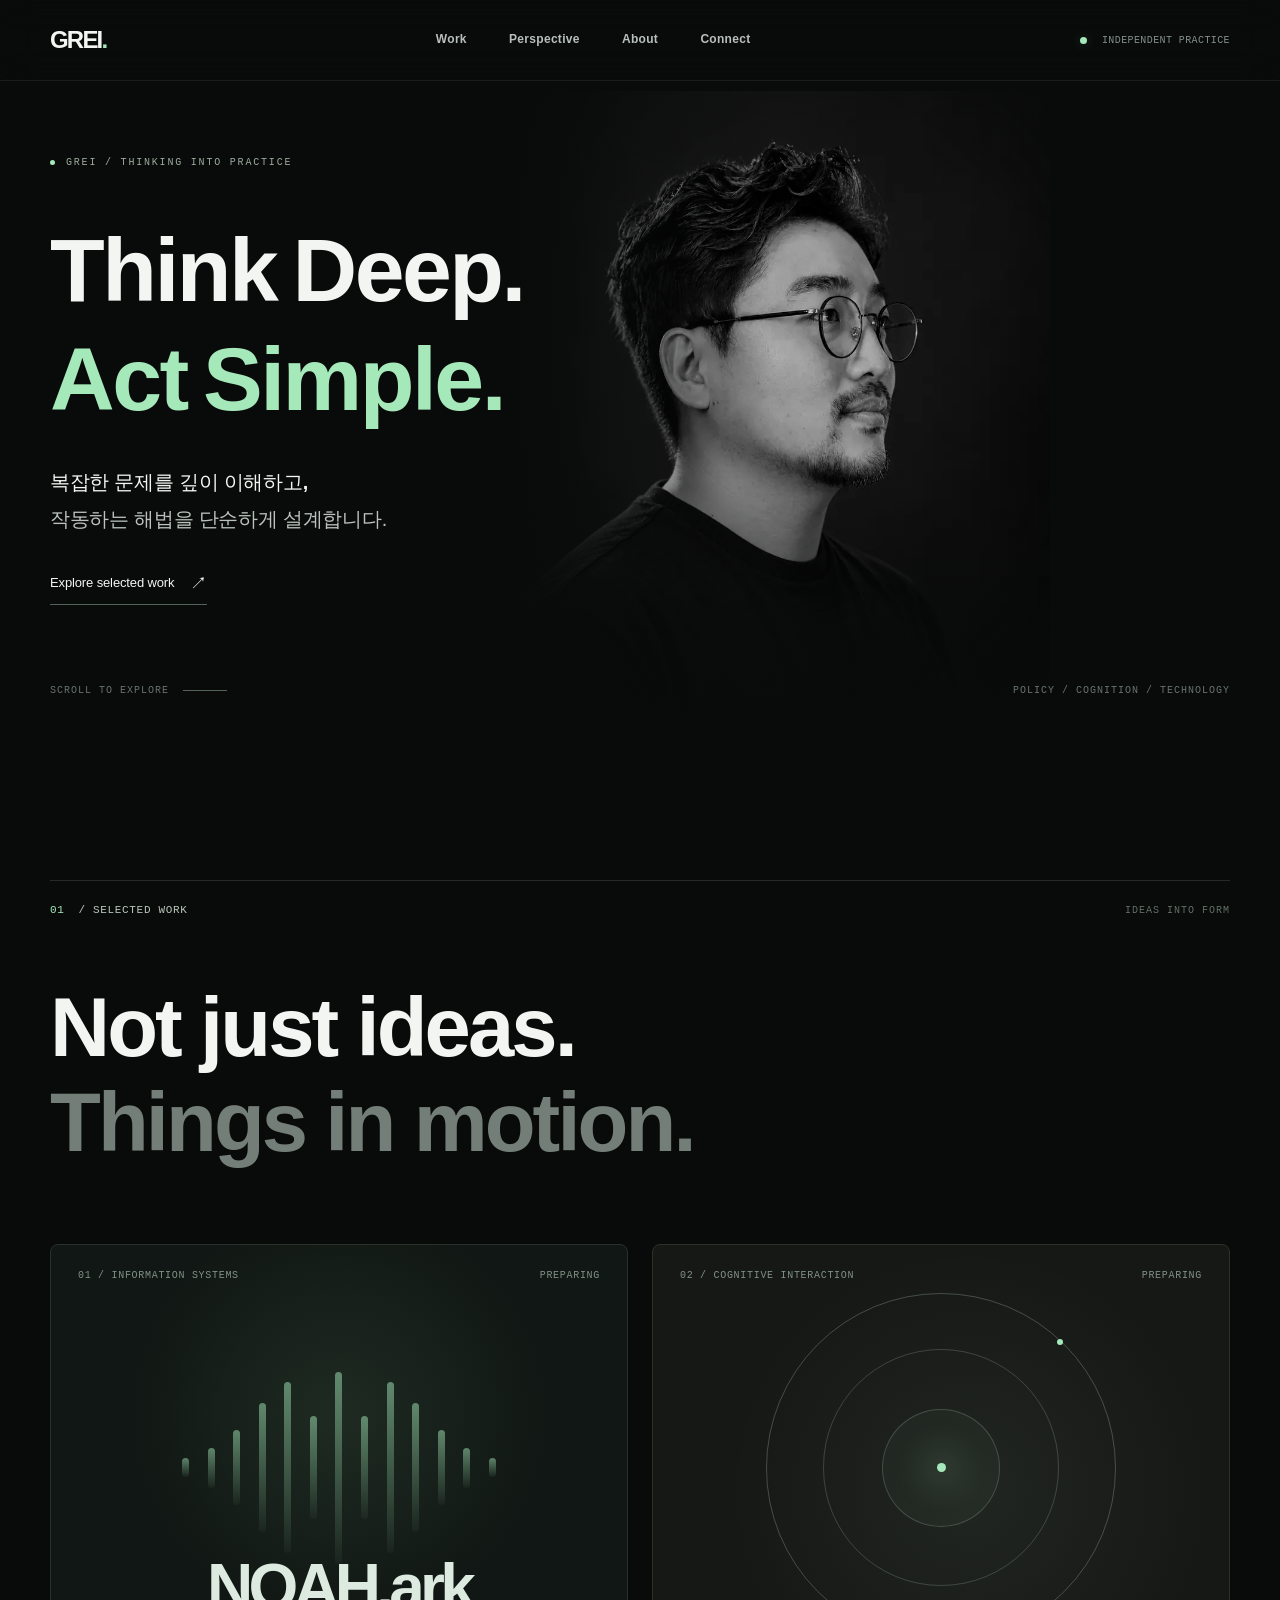
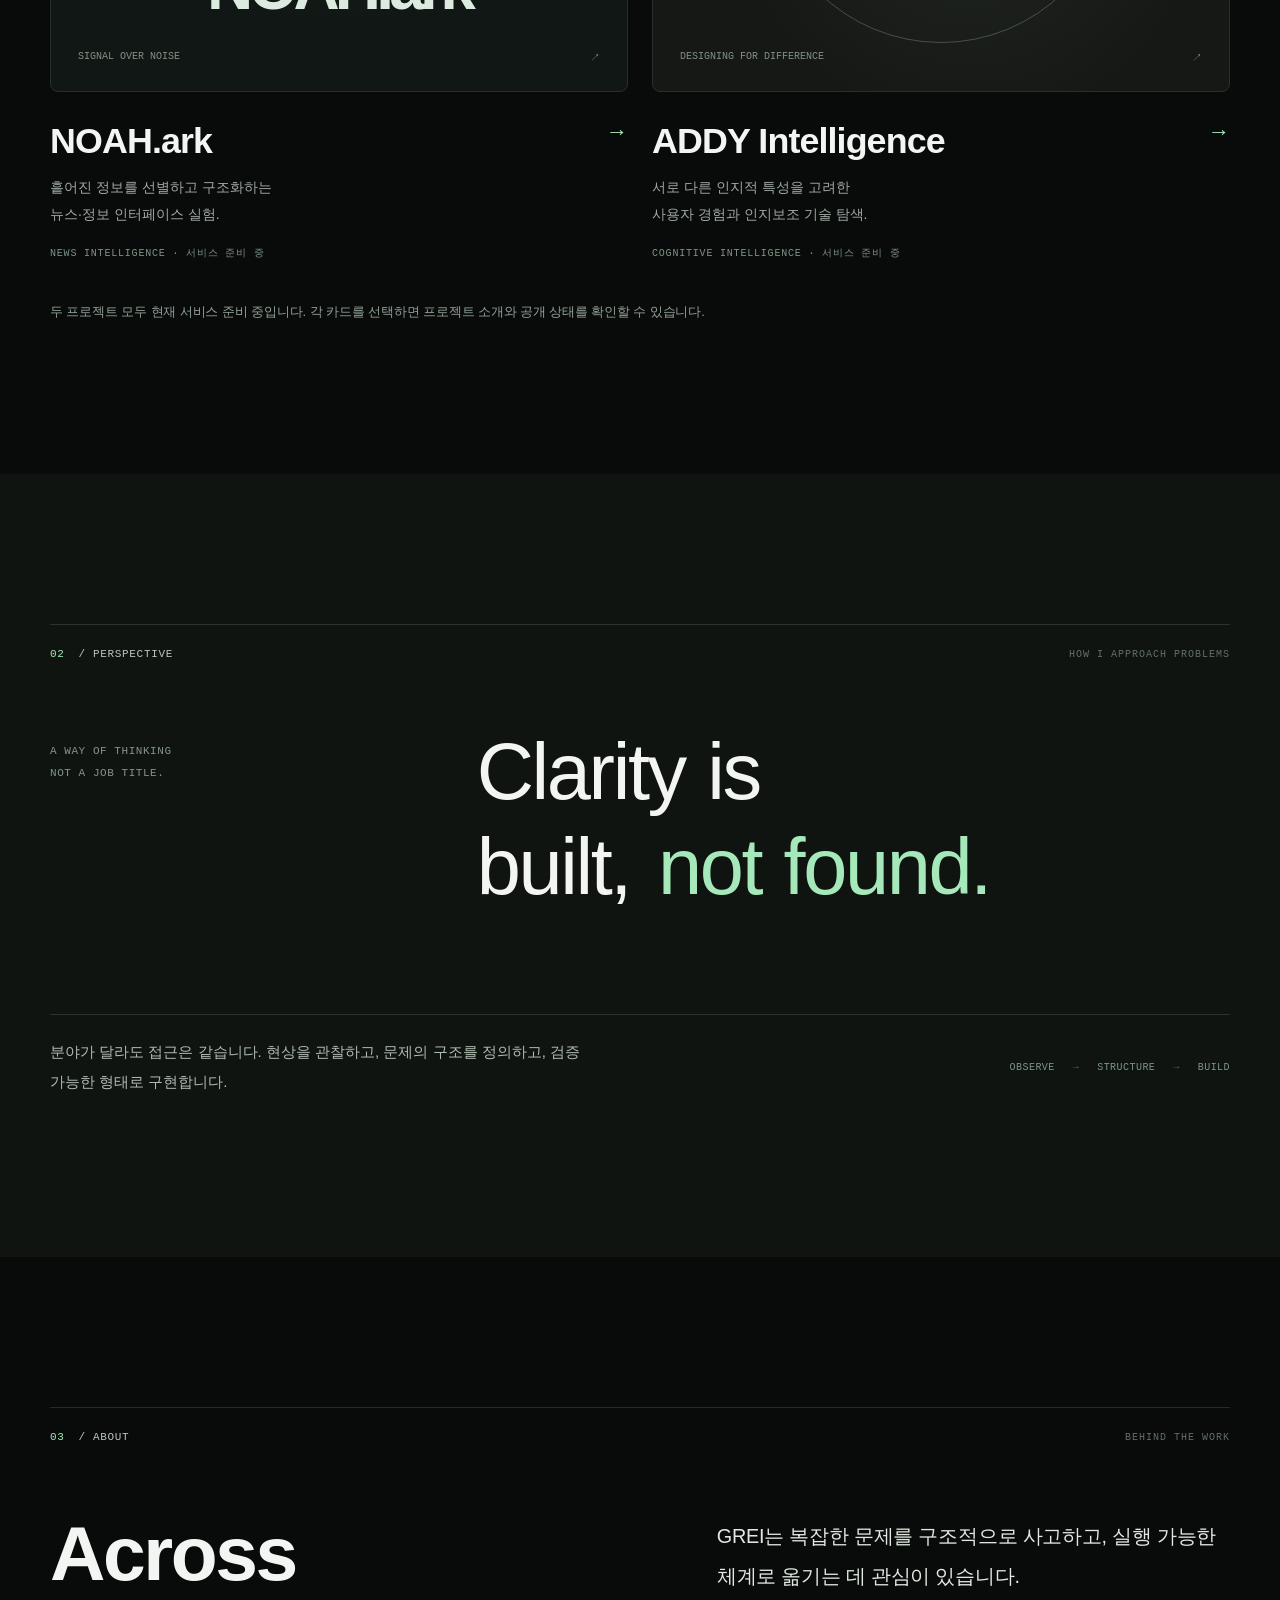
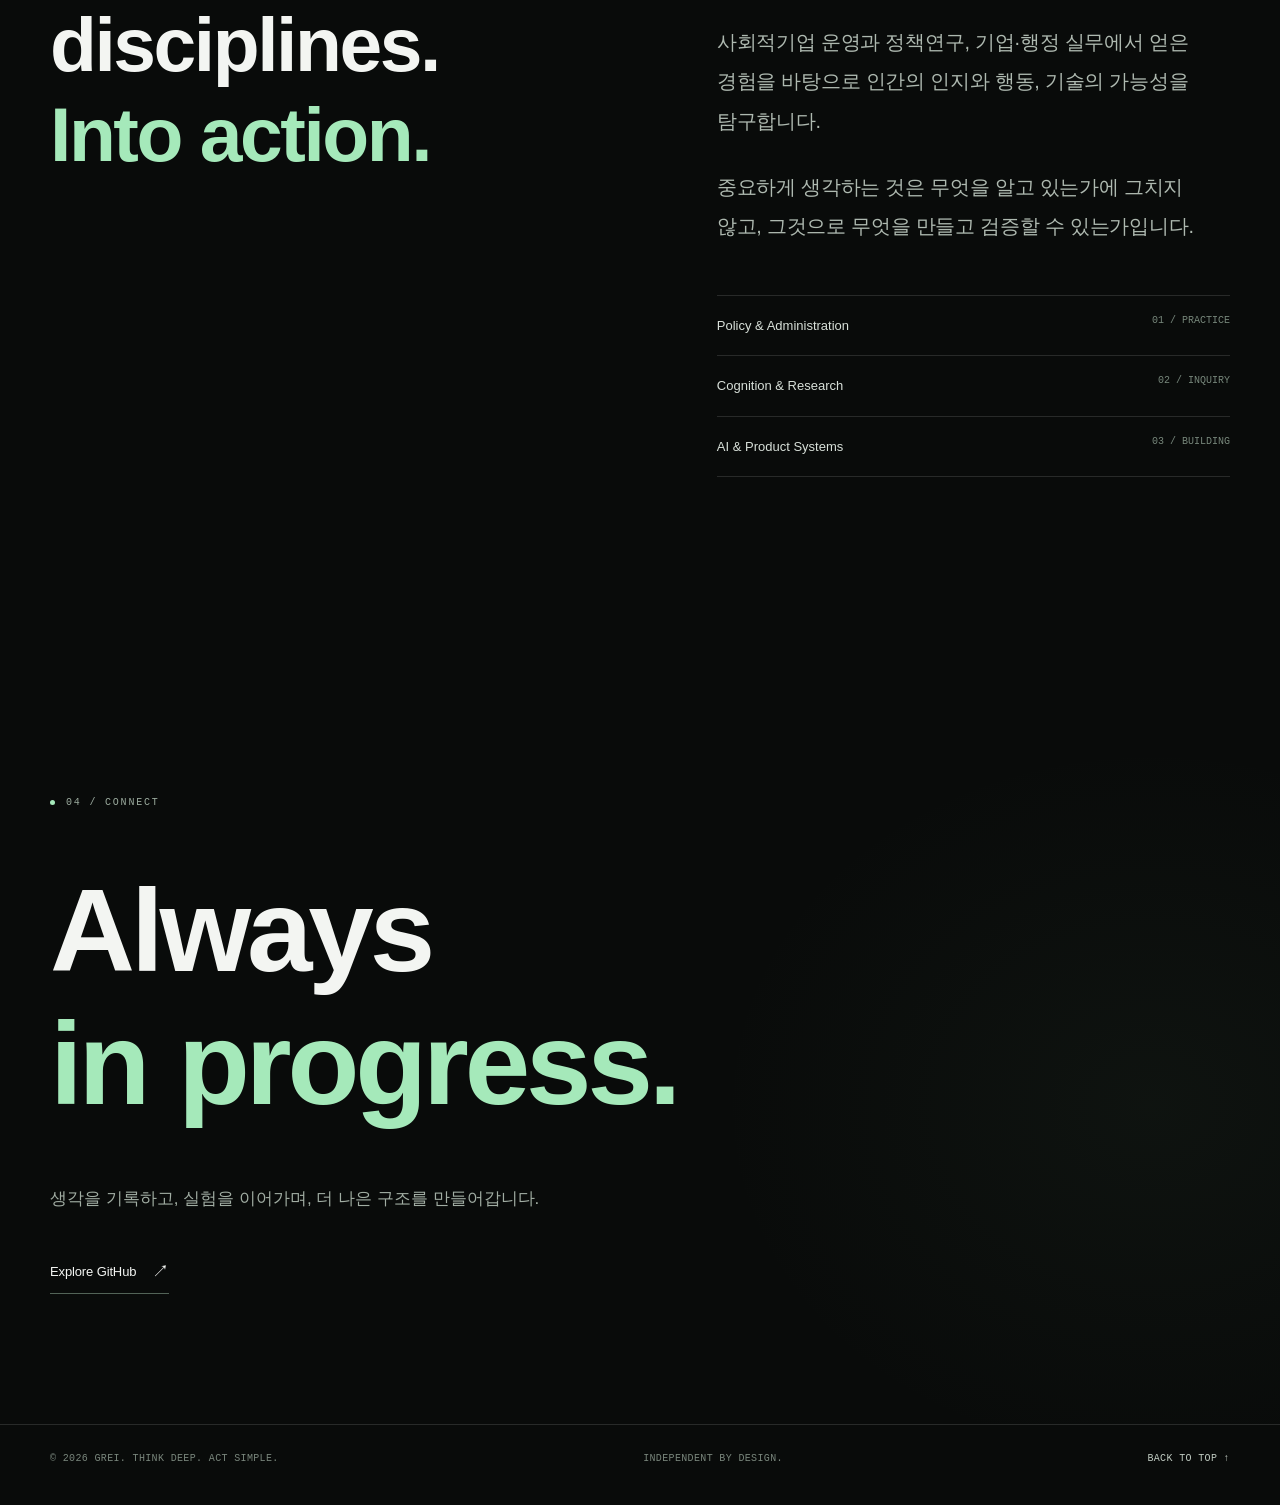
<file: index.html>
<!doctype html>
<html lang="ko">
<head>
  <meta charset="utf-8">
  <meta name="viewport" content="width=device-width, initial-scale=1">
  <meta name="theme-color" content="#090b0a">
  <meta name="description" content="GREI — Think Deep. Act Simple. 정책, 인지, 기술의 접점에서 복잡한 문제를 구조화하고 실행 가능한 형태로 만듭니다.">
  <meta property="og:type" content="website">
  <meta property="og:title" content="GREI — Think Deep. Act Simple.">
  <meta property="og:description" content="Independent thinking. Practical building.">
  <title>GREI — Think Deep. Act Simple.</title>
  <style>
    :root {
      color-scheme: dark;
      --bg: #090b0a;
      --bg-soft: #111513;
      --surface: #141917;
      --ink: #f3f5f2;
      --muted: #969f9b;
      --subtle: #69726d;
      --line: rgba(222,235,224,.14);
      --green: #a5e9ba;
      --green-dim: #6fa885;
      --font: -apple-system, BlinkMacSystemFont, "SF Pro Display", "Segoe UI", "Apple SD Gothic Neo", "Noto Sans KR", sans-serif;
      --mono: ui-monospace, "SFMono-Regular", "Cascadia Code", "Segoe UI Mono", monospace;
      --wide: min(100% - 100px, 1440px);
      --narrow: min(100% - 100px, 1160px);
    }
    *, *::before, *::after { box-sizing: border-box; }
    html { scroll-behavior: smooth; scroll-padding-top: 84px; }
    body { margin: 0; background: var(--bg); color: var(--ink); font: 400 16px/1.65 var(--font); -webkit-font-smoothing: antialiased; overflow-x: hidden; }
    ::selection { background: var(--green); color: #0a120c; }
    a { color: inherit; text-decoration: none; }
    button { font: inherit; }
    a:focus-visible, button:focus-visible { outline: 2px solid var(--green); outline-offset: 5px; }
    .skip { position: absolute; top: -80px; left: 16px; padding: 10px 16px; z-index: 200; background: var(--green); color: #09110b; }
    .skip:focus { top: 12px; }
    .container { width: var(--wide); margin: 0 auto; }
    .container-narrow { width: var(--narrow); margin: 0 auto; }
    .site-header { position: fixed; top: 0; left: 0; right: 0; z-index: 100; background: rgba(9,11,10,.82); border-bottom: 1px solid rgba(238,245,240,.075); backdrop-filter: blur(18px); -webkit-backdrop-filter: blur(18px); }
    .header-inner { min-height: 80px; display: flex; align-items: center; justify-content: space-between; }
    .brand { font-size: 24px; font-weight: 790; line-height: 1; letter-spacing: -.075em; }
    .brand span { color: var(--green); }
    .desktop-nav { display: flex; align-items: center; gap: clamp(24px,3.3vw,52px); }
    .desktop-nav a, .mobile-nav a { color: #b9c0bc; font-size: 12px; font-weight: 570; letter-spacing: .025em; transition: color .2s; }
    .desktop-nav a:hover, .mobile-nav a:hover { color: var(--ink); }
    .nav-right { display: flex; align-items: center; gap: 15px; }
    .nav-indicator { width: 7px; height: 7px; border-radius: 50%; background: var(--green); box-shadow: 0 0 12px rgba(165,233,186,.25); }
    .nav-caption { color: #85918a; font: 10px var(--mono); letter-spacing: .04em; }
    .menu-button { display: none; width: 38px; height: 38px; background: transparent; color: var(--ink); border: 1px solid var(--line); border-radius: 50%; cursor: pointer; justify-content: center; align-items: center; }
    .mobile-nav { display: none; }
    .hero { min-height: min(980px, 100svh); display: flex; align-items: center; position: relative; padding: 160px 0 100px; isolation: isolate; }
    .hero::before { content: ""; position: absolute; inset: 0; z-index: -1; pointer-events: none; background: radial-gradient(ellipse 48% 34% at 82% 53%, rgba(66,98,76,.095), transparent 72%); }
    .hero-inner { width: var(--wide); position: relative; }
    .eyebrow { display: inline-flex; align-items: center; gap: 11px; color: #9cac9f; font: 500 10px/1.5 var(--mono); letter-spacing: .18em; text-transform: uppercase; }
    .eyebrow .dot { width: 5px; height: 5px; border-radius: 50%; background: var(--green); }
    .hero-title { margin: 54px 0 42px; font-weight: 660; font-size: clamp(76px, 10.7vw, 174px); line-height: 1.12; letter-spacing: -.045em; }
    .hero-title .line { display: flex; align-items: baseline; gap: .16em; white-space: nowrap; }
    .hero-title .line + .line { margin-top: .08em; }
    .hero-title .accent { color: var(--green); }
    .hero-lower { display: flex; align-items: end; justify-content: space-between; max-width: 1050px; gap: 50px; }
    .hero-description { margin: 0; font-size: clamp(17px, 1.65vw, 24px); color: #bac2bd; font-weight: 370; letter-spacing: -.045em; line-height: 1.85; word-break: keep-all; }
    .hero-description strong { color: var(--ink); font-weight: 550; }
    .text-link { display: inline-flex; gap: 16px; align-items: center; font-size: 13px; color: var(--ink); letter-spacing: -.01em; white-space: nowrap; padding-bottom: 10px; border-bottom: 1px solid #526357; transition: border-color .2s, color .2s; }
    .text-link:hover { border-color: var(--green); color: var(--green); }
    .text-link .arrow { font-size: 17px; line-height: 1; }
    .hero-bottom { position: absolute; bottom: 34px; left: 0; right: 0; display: flex; justify-content: space-between; align-items: center; color: #68746d; font: 10px var(--mono); letter-spacing: .1em; }
    .hero-scroll { display: flex; align-items: center; gap: 14px; }
    .hero-scroll::after { content: ""; width: 44px; height: 1px; background: #536358; }
    .section { padding: 150px 0; }
    .section-header { display: flex; justify-content: space-between; align-items: center; border-top: 1px solid var(--line); padding-top: 23px; margin-bottom: 65px; }
    .section-index { display: flex; gap: 14px; align-items: center; color: var(--green); font: 11px var(--mono); letter-spacing: .06em; }
    .section-index b { color: #b9c7bb; font-weight: 450; }
    .section-aside { font: 10px var(--mono); color: #627067; letter-spacing: .1em; }
    .section-heading { margin: 0 0 73px; font-weight: 560; font-size: clamp(48px, 6.5vw, 104px); letter-spacing: -.077em; line-height: 1.07; }
    .section-heading .soft { color: #747e78; }
    .work-grid { display: grid; grid-template-columns: 1fr 1fr; gap: 24px; }
    .project { min-width: 0; }
    .project-visual { position: relative; height: clamp(320px, 35vw, 510px); overflow: hidden; background: #111714; border: 1px solid #273129; border-radius: 8px; isolation: isolate; display: flex; justify-content: center; align-items: center; transition: border-color .25s, transform .3s; }
    a.project:hover .project-visual { border-color: #506c58; transform: translateY(-4px); }
    .project-visual::before { content: ""; position: absolute; inset: 0; z-index: -1; background: radial-gradient(circle at 50% 38%, rgba(117,174,129,.13), transparent 53%); }
    .project-visual--addy { background: #151815; border-color: #2c302a; }
    .project-visual--addy::before { background: radial-gradient(circle at 55% 55%, rgba(193,213,185,.075), transparent 60%); }
    .visual-top { position: absolute; left: 27px; top: 25px; right: 27px; display: flex; justify-content: space-between; color: #819185; font: 10px var(--mono); letter-spacing: .07em; }
    .visual-bottom { position: absolute; bottom: 26px; left: 27px; right: 27px; display: flex; justify-content: space-between; color: #819185; font: 10px var(--mono); }
    .signal-art { height: 43%; width: 74%; display: flex; align-items: center; justify-content: center; gap: clamp(9px, 1.45vw, 21px); overflow: hidden; }
    .signal-art span { display: block; flex: 1; max-width: 7px; background: linear-gradient(180deg, rgba(161,228,181,.65), rgba(161,228,181,.045)); border-radius: 9px; opacity: .8; }
    .signal-art span:nth-child(1), .signal-art span:nth-child(13) { height: 10%; }
    .signal-art span:nth-child(2), .signal-art span:nth-child(12) { height: 21%; }
    .signal-art span:nth-child(3), .signal-art span:nth-child(11) { height: 39%; }
    .signal-art span:nth-child(4), .signal-art span:nth-child(10) { height: 67%; }
    .signal-art span:nth-child(5), .signal-art span:nth-child(9) { height: 89%; }
    .signal-art span:nth-child(6), .signal-art span:nth-child(8) { height: 54%; }
    .signal-art span:nth-child(7) { height: 100%; }
    .signal-wordmark { position: absolute; bottom: 16%; font-size: clamp(38px, 5vw, 78px); font-weight: 560; letter-spacing: -.075em; color: #dceae0; line-height: 1; }
    .orbit-art { width: min(65%, 350px); aspect-ratio: 1; border: 1px solid rgba(185,208,189,.28); border-radius: 50%; position: relative; display: grid; place-items: center; }
    .orbit-art::before, .orbit-art::after { content: ""; position: absolute; border-radius: 50%; border: 1px solid rgba(185,208,189,.22); }
    .orbit-art::before { inset: 16%; }
    .orbit-art::after { inset: 33%; background: rgba(165,233,186,.035); }
    .orbit-art .orbit-center { width: 9px; height: 9px; border-radius: 50%; background: var(--green); box-shadow: 0 0 35px 9px rgba(151,217,173,.26); }
    .orbit-art .orbit-point { position: absolute; width: 6px; height: 6px; background: #a5e9ba; border-radius: 50%; top: 13%; right: 15%; }
    .project-details { display: flex; justify-content: space-between; gap: 20px; padding: 27px 0 0; align-items: start; }
    .project-title { font-size: clamp(25px, 2.8vw, 39px); font-weight: 590; letter-spacing: -.055em; line-height: 1.18; margin: 0 0 11px; }
    .project-description { color: #9fa9a2; font-size: 14px; line-height: 1.9; margin: 0; word-break: keep-all; }
    .project-tag { display: block; margin-top: 18px; color: #7f9485; font: 10px var(--mono); letter-spacing: .08em; }
    .project-arrow { color: var(--green); font-size: 22px; flex: 0 0 auto; line-height: 1.2; }
    .perspective { background: #101411; padding: 150px 0 160px; }
    .perspective-body { display: grid; grid-template-columns: 1fr 2fr; align-items: start; gap: 50px; }
    .perspective-caption { font: 11px/2 var(--mono); color: #819687; letter-spacing: .05em; padding-top: 15px; }
    .perspective-quote { margin: 0; font-size: clamp(43px, 6.2vw, 100px); font-weight: 535; letter-spacing: -.078em; line-height: 1.14; }
    .perspective-quote em { color: var(--green); font-style: normal; }
    .perspective-bottom { display: flex; align-items: center; justify-content: space-between; margin-top: 100px; border-top: 1px solid var(--line); padding-top: 22px; gap: 20px; }
    .perspective-bottom p { max-width: 560px; margin: 0; color: #aebbb0; font-size: 15px; line-height: 2; word-break: keep-all; }
    .steps { display: flex; gap: 18px; align-items: center; color: #7b9782; font: 10px var(--mono); letter-spacing: .045em; white-space: nowrap; }
    .steps i { color: #53675a; font-style: normal; }
    .about-layout { display: grid; grid-template-columns: 1fr 1fr; gap: clamp(60px, 12vw, 220px); }
    .about-headline { margin: 0; font-size: clamp(48px, 6vw, 90px); font-weight: 580; line-height: 1.14; letter-spacing: -.077em; }
    .about-headline span { color: var(--green); }
    .about-copy { padding-top: 9px; }
    .about-copy p { margin: 0 0 26px; color: #aeb9b0; font-size: clamp(16px, 1.55vw, 20px); font-weight: 350; line-height: 2; letter-spacing: -.035em; word-break: keep-all; }
    .about-copy p strong { font-weight: 510; color: #e1e8e1; }
    .expertise { margin-top: 48px; border-top: 1px solid var(--line); }
    .expertise-row { padding: 19px 0; border-bottom: 1px solid var(--line); display: flex; justify-content: space-between; gap: 20px; font-size: 13px; }
    .expertise-row span:first-child { color: #d8e0d9; }
    .expertise-row span:last-child { color: #77877b; font: 10px var(--mono); white-space: nowrap; }
    .contact { min-height: 670px; display: flex; align-items: center; padding: 160px 0 130px; position: relative; background: radial-gradient(ellipse 45% 60% at 90% 60%, rgba(92,132,98,.065), transparent 75%); }
    .contact h2 { margin: 50px 0 53px; font-size: clamp(62px, 9.2vw, 147px); font-weight: 550; letter-spacing: -.09em; line-height: 1.035; }
    .contact h2 span { color: var(--green); }
    .contact-description { margin: 0 0 43px; font-size: 17px; line-height: 1.9; color: #a1ada3; word-break: keep-all; }
    .footer { border-top: 1px solid var(--line); padding: 28px 0 38px; }
    .footer-inner { display: flex; justify-content: space-between; align-items: center; gap: 20px; color: #79867c; font: 10px var(--mono); letter-spacing: .035em; }
    .footer-inner a { color: #c1ccc3; }
    .footer-inner a:hover { color: var(--green); }
    .html-js .reveal { opacity: 0; transform: translateY(22px); transition: opacity .8s ease, transform .8s cubic-bezier(.2,.7,.3,1); }
    .html-js .reveal.is-visible { opacity: 1; transform: translateY(0); }
    @media (max-width: 1000px) {
      :root { --wide: min(100% - 64px, 1440px); --narrow: min(100% - 64px, 1160px); }
      .hero { min-height: 760px; }
      .hero-title { font-size: clamp(75px, 12vw, 126px); }
      .perspective-body { grid-template-columns: 1fr; gap: 28px; }
      .perspective-quote { max-width: 800px; }
      .about-layout { gap: 55px; }
    }
    @media (max-width: 700px) {
      :root { --wide: min(100% - 42px, 1440px); --narrow: min(100% - 42px, 1160px); }
      html { scroll-padding-top: 70px; }
      .header-inner { min-height: 68px; }
      .brand { font-size: 22px; }
      .desktop-nav, .nav-caption, .nav-indicator { display: none; }
      .menu-button { display: flex; }
      .mobile-nav { display: none; padding: 12px 21px 28px; border-top: 1px solid var(--line); background: #0d100e; flex-direction: column; gap: 0; }
      .mobile-nav.is-open { display: flex; }
      .mobile-nav a { padding: 13px 0; font-size: 15px; }
      .hero { min-height: min(810px, 100svh); padding: 128px 0 105px; align-items: center; }
      .eyebrow { font-size: 9px; letter-spacing: .08em; }
      .hero-title { margin: 37px 0 35px; font-size: clamp(48px, 11.8vw, 82px); line-height: 1.14; letter-spacing: -.035em; }
      .hero-lower { display: block; }
      .hero-description { font-size: 16px; line-height: 1.9; }
      .hero-lower .text-link { margin-top: 40px; }
      .hero-bottom { bottom: 30px; }
      .hero-bottom > span:last-child { display: none; }
      .section { padding: 100px 0; }
      .section-header { margin-bottom: 49px; }
      .section-heading { margin-bottom: 48px; font-size: clamp(45px, 9.5vw, 76px); }
      .work-grid { grid-template-columns: 1fr; gap: 64px; }
      .project-visual { height: 390px; }
      .project-title { font-size: 31px; }
      .signal-wordmark { font-size: 54px; }
      .perspective { padding: 105px 0 115px; }
      .perspective-quote { font-size: clamp(44px, 10vw, 74px); }
      .perspective-bottom { align-items: start; flex-direction: column; margin-top: 70px; gap: 30px; }
      .steps { flex-wrap: wrap; }
      .about-layout { grid-template-columns: 1fr; gap: 45px; }
      .about-headline { font-size: clamp(52px, 11vw, 80px); }
      .about-copy p { font-size: 17px; }
      .contact { min-height: 620px; padding: 120px 0; }
      .contact h2 { font-size: clamp(57px, 11vw, 95px); }
    }
    @media (max-width: 385px) {
      .hero-title { font-size: clamp(42px, 12.4vw, 48px); }
      .project-visual { height: 320px; }
      .footer-inner { flex-direction: column; align-items: start; }
      .section-aside { display: none; }
    }
    @media (prefers-reduced-motion: reduce) {
      *, *::before, *::after { animation-duration: .01ms !important; transition-duration: .01ms !important; scroll-behavior: auto !important; }
      .html-js .reveal { opacity: 1; transform: none; }
    }
  
    /* GREI RESPONSIVE TYPE SYSTEM v0.2 */
    /* Type should remain generously spaced, never imitate compressed terminal glyphs. */
    .hero-inner { width: var(--wide); max-width: 100%; }
    .hero-title { letter-spacing: -.035em; line-height: 1.13; }
    .hero-title .line { column-gap: .19em; }
    .hero-title .line + .line { margin-top: .08em; }
    .section-heading { letter-spacing: -.035em; line-height: 1.14; text-wrap: balance; }
    .project-title { letter-spacing: -.025em; line-height: 1.25; }
    .perspective-quote { letter-spacing: -.03em; line-height: 1.19; word-spacing: .035em; }
    .perspective-quote em { margin-left: .07em; }
    .about-headline { letter-spacing: -.032em; line-height: 1.18; }
    .contact h2 { letter-spacing: -.035em; line-height: 1.13; word-spacing: .025em; }
    .hero-description, .about-copy p { letter-spacing: -.012em; }
    .section-heading, .perspective-quote, .about-headline, .contact h2, .project-title { overflow-wrap: break-word; }
    @media (min-width: 701px) and (max-width: 1000px) {
      :root { --wide: min(100% - 64px, 1440px); }
      .hero-title { font-size: clamp(73px, 10.4vw, 120px); }
      .about-headline { font-size: clamp(48px, 5.8vw, 80px); }
      .contact h2 { font-size: clamp(67px, 8vw, 112px); }
    }
    @media (max-width: 700px) {
      :root { --wide: min(100% - 42px, 1440px); }
      .hero-title { font-size: clamp(43px, 11.7vw, 78px); line-height: 1.16; letter-spacing: -.019em; }
      .hero-title .line { column-gap: .19em; }
      .hero-title .line + .line { margin-top: .075em; }
      .section-heading { font-size: clamp(40px, 9.5vw, 70px); line-height: 1.18; letter-spacing: -.018em; }
      .perspective-quote { font-size: clamp(36px, 11.2vw, 73px); line-height: 1.23; letter-spacing: -.015em; }
      .perspective-quote em { margin-left: .08em; }
      .about-headline { font-size: clamp(43px, 10.8vw, 73px); line-height: 1.2; letter-spacing: -.014em; }
      .contact h2 { font-size: clamp(43px, 11.5vw, 80px); line-height: 1.17; letter-spacing: -.015em; }
      .project-title { font-size: clamp(25px, 7vw, 34px); letter-spacing: -.012em; }
      .about-copy p { letter-spacing: 0; }
      .footer-inner { flex-direction: column; align-items: flex-start; gap: 10px; }
      .footer { padding-bottom: max(38px, env(safe-area-inset-bottom, 0px)); }
      .project-tag { line-height: 1.7; white-space: normal; }
    }
    @media (max-width: 360px) {
      :root { --wide: min(100% - 40px, 1440px); }
      .hero-title { font-size: clamp(39px, 12.3vw, 44px); }
      .about-headline { font-size: clamp(40px, 12vw, 43px); }
      .contact h2 { font-size: clamp(39px, 12.5vw, 45px); }
      .perspective-quote { font-size: clamp(34px, 11.2vw, 40px); }
    }
      .work-status-note { margin: 40px 0 0; color: #91a195; font-size: 13px; letter-spacing: -.01em; line-height: 1.9; word-break: keep-all; }
  
    /* GREI HERO PORTRAIT v0.3 */
    .hero {
      min-height: clamp(720px, 68vw, 940px);
      padding: 140px 0 118px;
      overflow: hidden;
      position: relative;
      background: var(--bg);
      isolation: isolate;
    }
    .hero::before { display: none; }
    .hero-inner { width: var(--wide); z-index: 2; position: relative; pointer-events: none; }
    .hero-copy { width: 60%; min-width: 0; pointer-events: auto; }
    .hero-title {
      font-size: clamp(73px, 7.65vw, 121px);
      line-height: 1.13;
      letter-spacing: -.028em;
      margin: 47px 0 34px;
    }
    .hero-title .line { gap: .18em; }
    .hero-lower { display: flex; flex-direction: column; align-items: flex-start; gap: 35px; }
    .hero-description { font-size: clamp(17px, 1.55vw, 22px); letter-spacing: -.013em; }
    .hero-portrait {
      position: absolute;
      z-index: 1;
      top: 0;
      right: 0;
      bottom: 0;
      width: 56%;
      overflow: hidden;
      pointer-events: none;
    }
    .hero-portrait img {
      display: block;
      width: 100%;
      height: 100%;
      object-fit: cover;
      object-position: 50% 34%;
      filter: grayscale(100%);
    }
    .hero-portrait::after {
      content: "";
      position: absolute;
      inset: 0;
      pointer-events: none;
      background: linear-gradient(90deg, var(--bg) 0%, rgba(9,11,10,.72) 15%, transparent 40%),
                  linear-gradient(0deg, var(--bg) 0%, transparent 25%, transparent 85%, rgba(9,11,10,.1) 100%);
    }
    .hero-bottom { z-index: 3; }
    @media (min-width: 701px) and (max-width: 1150px) {
      .hero { min-height: 750px; }
      .hero-copy { width: 64%; }
      .hero-title { font-size: clamp(62px, 7.3vw, 85px); }
      .hero-portrait { width: 53%; }
    }
    @media (max-width: 700px) {
      .hero { display: block; min-height: 0; padding: 118px 0 42px; }
      .hero-inner { width: var(--wide); }
      .hero-copy { width: 100%; }
      .hero-title { font-size: clamp(43px, 11.7vw, 78px); line-height: 1.16; letter-spacing: -.019em; margin: 40px 0 31px; }
      .hero-title .line { gap: .19em; }
      .hero-lower { gap: 33px; }
      .hero-description { font-size: 16px; line-height: 1.85; }
      .hero-portrait { position: relative; width: 100%; height: clamp(320px, 96vw, 520px); margin-top: 19px; }
      .hero-portrait img { width: 100%; height: 100%; object-fit: cover; object-position: 50% 28%; }
      .hero-portrait::after {
        background: linear-gradient(0deg, var(--bg) 0%, rgba(9,11,10,.3) 22%, transparent 55%),
                    linear-gradient(90deg, var(--bg) 0%, transparent 17%, transparent 83%, var(--bg) 100%);
      }
      .hero-bottom { position: relative; left: auto; right: auto; bottom: auto; margin-top: -11px; z-index: 3; }
    }
    @media (max-width: 360px) {
      .hero-title { font-size: clamp(39px, 12.3vw, 44px); }
      .hero-portrait { height: 320px; }
    }

  
    /* GREI HERO PHOTO: close editorial composition v0.6 */
    .hero { background: var(--bg); }
    .hero-portrait { isolation: isolate; }
    .hero-portrait img {
      filter: grayscale(100%) contrast(1.035) brightness(.88);
      -webkit-mask-image: radial-gradient(ellipse 85% 87% at 55% 45%, #000 37%, rgba(0,0,0,.96) 58%, transparent 99%);
      mask-image: radial-gradient(ellipse 85% 87% at 55% 45%, #000 37%, rgba(0,0,0,.96) 58%, transparent 99%);
    }
    .hero-portrait::after {
      z-index: 2;
      background:
        linear-gradient(90deg, var(--bg) 0%, rgba(9,11,10,.9) 7%, rgba(9,11,10,.45) 24%, transparent 48%),
        linear-gradient(0deg, var(--bg) 0%, rgba(9,11,10,.72) 13%, transparent 39%),
        linear-gradient(180deg, rgba(9,11,10,.30) 0%, transparent 19%);
    }
    @media (min-width: 1151px) {
      .hero { min-height: 730px; }
      /* Editorial composition: the portrait shoulder visually approaches the headline. */
      .hero-portrait {
        width: min(42vw, 560px);
        top: 91px;
        right: max(18%, calc((100vw - 1440px)/2 + 200px));
        bottom: 0;
      }
      .hero-copy { width: 65%; }
      .hero-title { font-size: clamp(70px, 7vw, 110px); }
      .hero-portrait img { object-position: 50% 28%; }
    }
    @media (min-width: 701px) and (max-width: 1150px) {
      .hero-portrait { width: 46%; top: 115px; right: 8%; bottom: 0; }
      .hero-portrait img { object-position: 50% 25%; }
      .hero-copy { width: 64%; }
      .hero-title { font-size: clamp(57px, 7.4vw, 80px); }
    }
    @media (max-width: 700px) {
      .hero { padding-top: 112px; }
      .hero-portrait {
        position: relative;
        width: min(83%, 360px);
        height: clamp(275px, 83vw, 425px);
        margin: 27px auto 0;
        top: auto;
        right: auto;
        bottom: auto;
      }
      .hero-portrait img {
        object-position: 50% 23%;
        filter: grayscale(100%) contrast(1.03) brightness(.9);
        -webkit-mask-image: radial-gradient(ellipse 83% 81% at 50% 40%, #000 38%, rgba(0,0,0,.94) 62%, transparent 100%);
        mask-image: radial-gradient(ellipse 83% 81% at 50% 40%, #000 38%, rgba(0,0,0,.94) 62%, transparent 100%);
      }
      .hero-portrait::after {
        background:
          linear-gradient(0deg, var(--bg) 0%, rgba(9,11,10,.54) 16%, transparent 45%),
          linear-gradient(90deg, var(--bg) 0%, transparent 17%, transparent 83%, var(--bg) 100%);
      }
    }
  </style>
</head>
<body>
  <a class="skip" href="#main">본문 바로가기</a>
  <header class="site-header">
    <div class="container header-inner">
      <a href="#top" class="brand" aria-label="GREI 홈">GREI<span>.</span></a>
      <nav class="desktop-nav" aria-label="주 메뉴">
        <a href="#work">Work</a><a href="#perspective">Perspective</a><a href="#about">About</a><a href="#contact">Connect</a>
      </nav>
      <div class="nav-right"><span class="nav-indicator" aria-hidden="true"></span><span class="nav-caption">INDEPENDENT PRACTICE</span><button class="menu-button" id="menu-button" aria-label="메뉴 열기" aria-expanded="false" aria-controls="mobile-nav"><svg width="18" height="18" viewBox="0 0 18 18" fill="none" aria-hidden="true"><path d="M2 6h14M2 12h14" stroke="currentColor" stroke-width="1.5"/></svg></button></div>
    </div>
    <nav class="mobile-nav" id="mobile-nav" aria-label="모바일 메뉴"><a href="#work">Work</a><a href="#perspective">Perspective</a><a href="#about">About</a><a href="#contact">Connect</a></nav>
  </header>
  <main id="main">

    <section class="hero" id="top" aria-labelledby="hero-heading">
      <div class="container hero-inner">
        <div class="hero-copy">
          <div class="eyebrow"><span class="dot"></span> GREI / THINKING INTO PRACTICE</div>
          <h1 class="hero-title" id="hero-heading"><span class="line"><span>Think</span> <span>Deep.</span></span><span class="line accent"><span>Act</span> <span>Simple.</span></span></h1>
          <div class="hero-lower">
            <p class="hero-description"><strong>복잡한 문제를 깊이 이해하고,</strong><br>작동하는 해법을 단순하게 설계합니다.</p>
            <a href="#work" class="text-link">Explore selected work <span class="arrow" aria-hidden="true">↗</span></a>
          </div>
        </div>
      </div>
      <div class="hero-portrait">
        <img src="assets/grei-portrait-900.svg" width="420" height="560" alt="GREI 흑백 프로필 사진" fetchpriority="high" decoding="async">
      </div>
      <div class="container hero-bottom" aria-hidden="true"><span class="hero-scroll">SCROLL TO EXPLORE</span><span>POLICY / COGNITION / TECHNOLOGY</span></div>
    </section>

    <section class="section" id="work" aria-labelledby="work-heading">
      <div class="container">
        <div class="section-header reveal"><div class="section-index"><span>01</span><b>/ SELECTED WORK</b></div><div class="section-aside">IDEAS INTO FORM</div></div>
        <h2 class="section-heading reveal" id="work-heading">Not just ideas.<br><span class="soft">Things in motion.</span></h2>
        <div class="work-grid">
          <a class="project reveal" href="projects/noah.html" aria-label="NOAH.ark 서비스 준비 중 프로젝트 소개 보기">
            <div class="project-visual">
              <div class="visual-top"><span>01 / INFORMATION SYSTEMS</span><span>PREPARING</span></div>
              <div class="signal-art" aria-hidden="true"><span></span><span></span><span></span><span></span><span></span><span></span><span></span><span></span><span></span><span></span><span></span><span></span><span></span></div>
              <div class="signal-wordmark" aria-hidden="true">NOAH.ark</div>
              <div class="visual-bottom"><span>SIGNAL OVER NOISE</span><span>↗</span></div>
            </div>
            <div class="project-details"><div><h3 class="project-title">NOAH.ark</h3><p class="project-description">흩어진 정보를 선별하고 구조화하는<br>뉴스·정보 인터페이스 실험.</p><span class="project-tag">NEWS INTELLIGENCE · 서비스 준비 중</span></div><span class="project-arrow" aria-hidden="true">→</span></div>
          </a>
          <a class="project reveal" href="projects/addy.html" aria-label="ADDY Intelligence 서비스 준비 중 프로젝트 소개 보기">
            <div class="project-visual project-visual--addy">
              <div class="visual-top"><span>02 / COGNITIVE INTERACTION</span><span>PREPARING</span></div>
              <div class="orbit-art" aria-hidden="true"><span class="orbit-center"></span><span class="orbit-point"></span></div>
              <div class="visual-bottom"><span>DESIGNING FOR DIFFERENCE</span><span>↗</span></div>
            </div>
            <div class="project-details"><div><h3 class="project-title">ADDY Intelligence</h3><p class="project-description">서로 다른 인지적 특성을 고려한<br>사용자 경험과 인지보조 기술 탐색.</p><span class="project-tag">COGNITIVE INTELLIGENCE · 서비스 준비 중</span></div><span class="project-arrow" aria-hidden="true">→</span></div>
          </a>
        </div>
        <p class="work-status-note">두 프로젝트 모두 현재 서비스 준비 중입니다. 각 카드를 선택하면 프로젝트 소개와 공개 상태를 확인할 수 있습니다.</p>
      </div>
    </section>

    <section class="perspective" id="perspective" aria-labelledby="perspective-heading">
      <div class="container">
        <div class="section-header reveal"><div class="section-index"><span>02</span><b>/ PERSPECTIVE</b></div><div class="section-aside">HOW I APPROACH PROBLEMS</div></div>
        <div class="perspective-body">
          <div class="perspective-caption reveal">A WAY OF THINKING<br>NOT A JOB TITLE.</div>
          <h2 class="perspective-quote reveal" id="perspective-heading">Clarity is<br>built, <em>not found.</em></h2>
        </div>
        <div class="perspective-bottom reveal"><p>분야가 달라도 접근은 같습니다. 현상을 관찰하고, 문제의 구조를 정의하고, 검증 가능한 형태로 구현합니다.</p><div class="steps"><span>OBSERVE</span><i>→</i><span>STRUCTURE</span><i>→</i><span>BUILD</span></div></div>
      </div>
    </section>

    <section class="section" id="about" aria-labelledby="about-heading">
      <div class="container">
        <div class="section-header reveal"><div class="section-index"><span>03</span><b>/ ABOUT</b></div><div class="section-aside">BEHIND THE WORK</div></div>
        <div class="about-layout">
          <h2 class="about-headline reveal" id="about-heading">Across<br>disciplines.<br><span>Into action.</span></h2>
          <div class="about-copy reveal">
            <p><strong>GREI는 복잡한 문제를 구조적으로 사고하고, 실행 가능한 체계로 옮기는 데 관심이 있습니다.</strong></p>
            <p>사회적기업 운영과 정책연구, 기업·행정 실무에서 얻은 경험을 바탕으로 인간의 인지와 행동, 기술의 가능성을 탐구합니다.</p>
            <p>중요하게 생각하는 것은 무엇을 알고 있는가에 그치지 않고, 그것으로 무엇을 만들고 검증할 수 있는가입니다.</p>
            <div class="expertise" aria-label="관심 영역">
              <div class="expertise-row"><span>Policy &amp; Administration</span><span>01 / PRACTICE</span></div>
              <div class="expertise-row"><span>Cognition &amp; Research</span><span>02 / INQUIRY</span></div>
              <div class="expertise-row"><span>AI &amp; Product Systems</span><span>03 / BUILDING</span></div>
            </div>
          </div>
        </div>
      </div>
    </section>

    <section class="contact" id="contact" aria-labelledby="contact-heading">
      <div class="container">
        <div class="eyebrow reveal"><span class="dot"></span> 04 / CONNECT</div>
        <h2 class="reveal" id="contact-heading">Always<br><span>in progress.</span></h2>
        <p class="contact-description reveal">생각을 기록하고, 실험을 이어가며, 더 나은 구조를 만들어갑니다.</p>
        <a class="text-link reveal" href="https://github.com/Grei8888" target="_blank" rel="noopener noreferrer">Explore GitHub <span class="arrow" aria-hidden="true">↗</span></a>
      </div>
    </section>
  </main>
  <footer class="footer">
    <div class="container footer-inner"><span>© 2026 GREI. THINK DEEP. ACT SIMPLE.</span><span>INDEPENDENT BY DESIGN.</span><a href="#top">BACK TO TOP ↑</a></div>
  </footer>
  <script>
    (function () {
      document.documentElement.classList.add('html-js');
      var menuButton = document.getElementById('menu-button');
      var mobileNav = document.getElementById('mobile-nav');
      function closeMenu() {
        mobileNav.classList.remove('is-open');
        menuButton.setAttribute('aria-expanded', 'false');
        menuButton.setAttribute('aria-label', '메뉴 열기');
      }
      menuButton.addEventListener('click', function () {
        var willOpen = !mobileNav.classList.contains('is-open');
        mobileNav.classList.toggle('is-open', willOpen);
        menuButton.setAttribute('aria-expanded', String(willOpen));
        menuButton.setAttribute('aria-label', willOpen ? '메뉴 닫기' : '메뉴 열기');
      });
      mobileNav.querySelectorAll('a').forEach(function (link) { link.addEventListener('click', closeMenu); });
      document.addEventListener('keydown', function (event) { if (event.key === 'Escape') closeMenu(); });
      if ('IntersectionObserver' in window) {
        var observer = new IntersectionObserver(function (entries) {
          entries.forEach(function (entry) {
            if (entry.isIntersecting) {
              entry.target.classList.add('is-visible');
              observer.unobserve(entry.target);
            }
          });
        }, { threshold: .08, rootMargin: '0px 0px -25px 0px' });
        document.querySelectorAll('.reveal').forEach(function (item) { observer.observe(item); });
      } else {
        document.querySelectorAll('.reveal').forEach(function (item) { item.classList.add('is-visible'); });
      }
    }());
  </script>
</body>
</html>
</file>
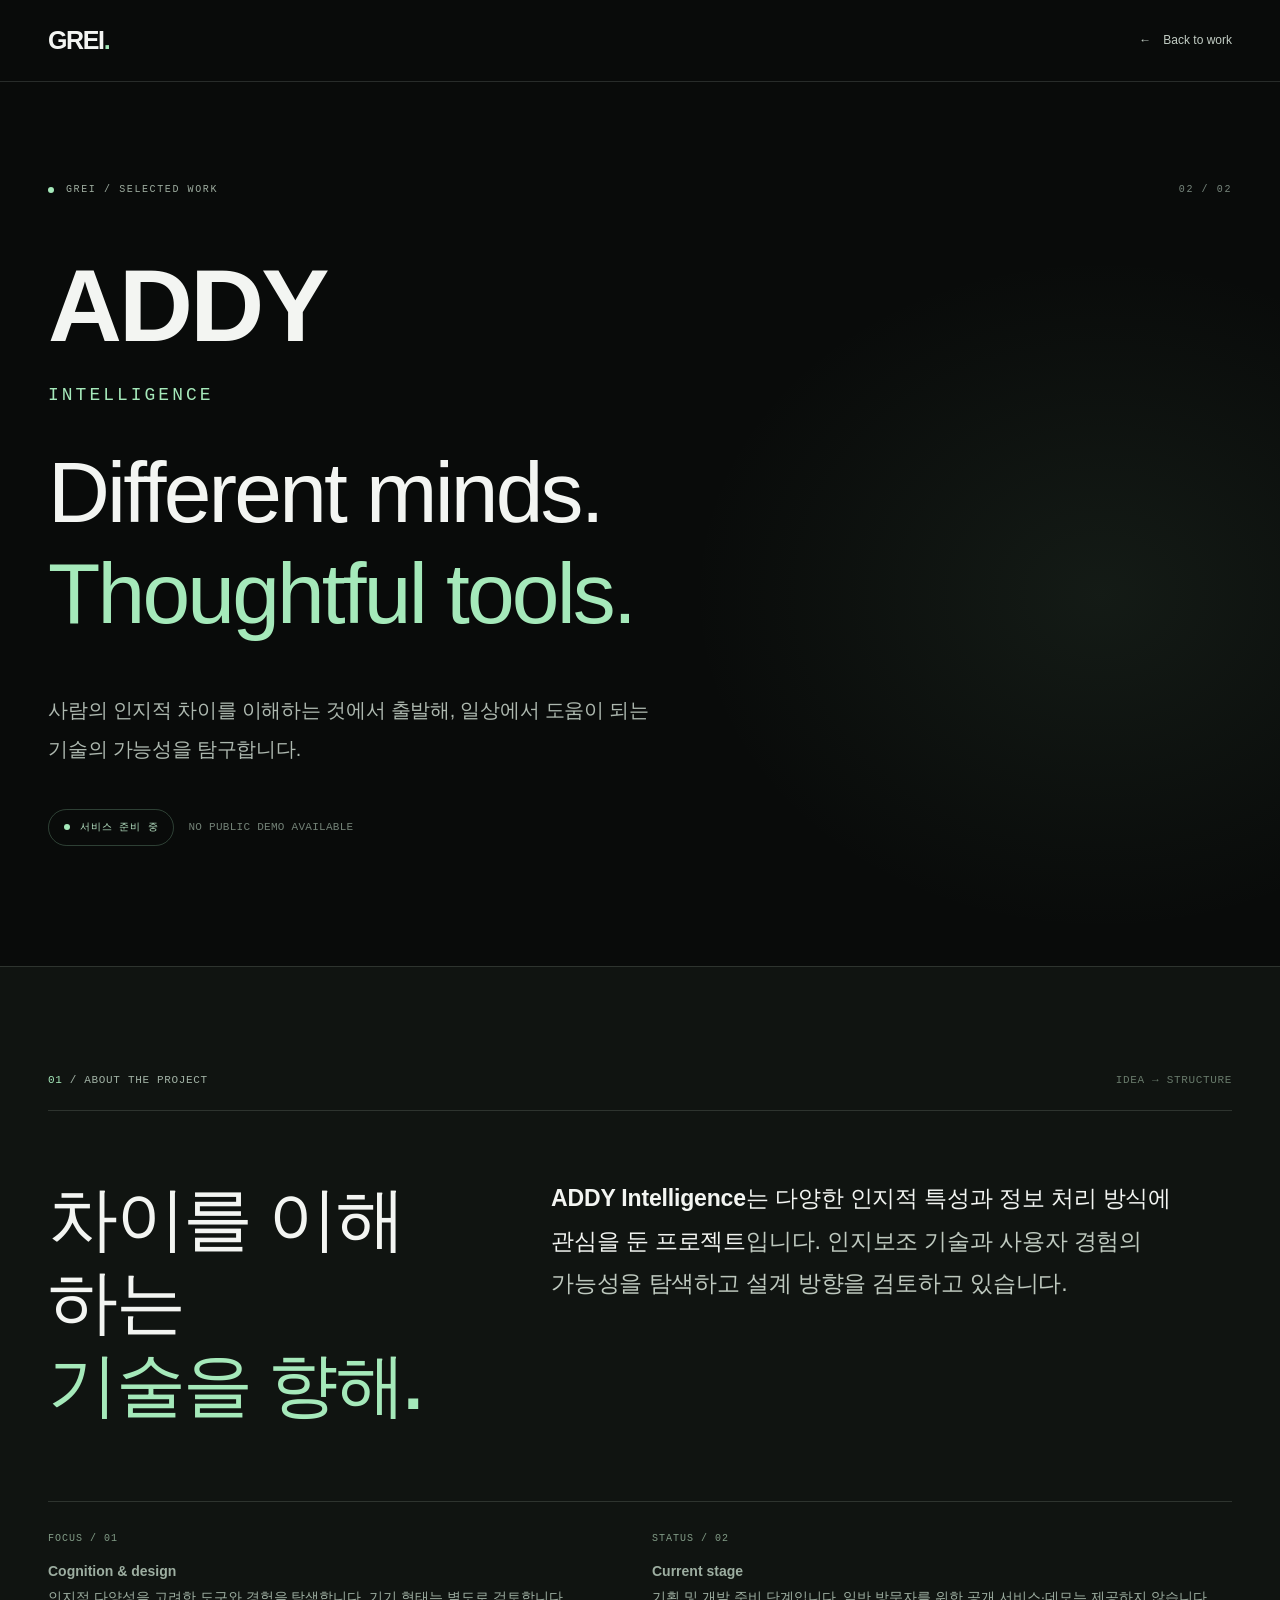
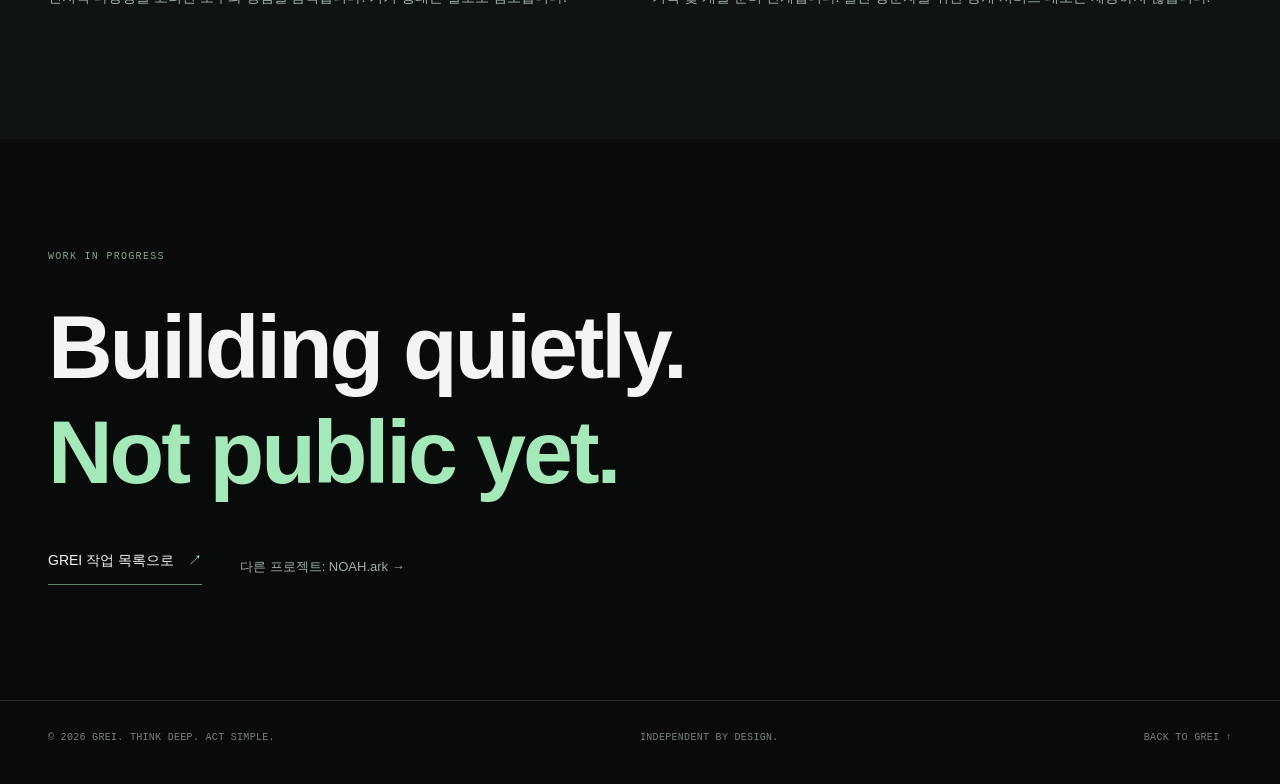
<file: projects/addy.html>
<!doctype html>
<html lang="ko">
<head>
<meta charset="utf-8">
<meta name="viewport" content="width=device-width,initial-scale=1">
<meta name="theme-color" content="#090b0a">
<meta name="description" content="ADDY Intelligence는 서로 다른 인지적 특성을 고려한 사용자 경험과 인지보조 기술을 탐색하는 프로젝트입니다.">
<meta property="og:type" content="website">
<meta property="og:title" content="ADDY Intelligence — 서비스 준비 중 | GREI">
<meta property="og:description" content="ADDY Intelligence는 서로 다른 인지적 특성을 고려한 사용자 경험과 인지보조 기술을 탐색하는 프로젝트입니다.">
<title>ADDY Intelligence — 서비스 준비 중 | GREI</title>
<link rel="stylesheet" href="../assets/project-v2.css">
</head>
<body>
<header class="site-header"><div class="wrap header-inner"><a class="brand" href="../index.html" aria-label="GREI 홈페이지">GREI<span>.</span></a><a class="back-top" href="../index.html#work"><span aria-hidden="true">←</span> Back to work</a></div></header>
<main>
<section class="hero" aria-labelledby="project-name"><div class="wrap hero-inner">
<div class="kicker"><span class="dot" aria-hidden="true"></span> GREI / SELECTED WORK <span class="project-number">02 / 02</span></div>
<h1 class="hero-title hero-title-addy" id="project-name">ADDY</h1>
<p class="hero-subbrand">INTELLIGENCE</p>
<p class="hero-statement">Different minds.<span>Thoughtful tools.</span></p>
<p class="hero-summary">사람의 인지적 차이를 이해하는 것에서 출발해, 일상에서 도움이 되는 기술의 가능성을 탐구합니다.</p>
<div class="status-row"><span class="status"><span class="dot" aria-hidden="true"></span> 서비스 준비 중</span><span class="status-info">NO PUBLIC DEMO AVAILABLE</span></div>
</div></section>
<section class="details" aria-labelledby="details-title"><div class="wrap">
<div class="section-top"><span><b>01</b> / ABOUT THE PROJECT</span><span class="aside">IDEA → STRUCTURE</span></div>
<div class="details-grid"><h2 class="details-title" id="details-title">차이를 이해하는<br><em>기술을 향해.</em></h2><p class="details-description"><strong>ADDY Intelligence는 다양한 인지적 특성과 정보 처리 방식에 관심을 둔 프로젝트</strong>입니다. 인지보조 기술과 사용자 경험의 가능성을 탐색하고 설계 방향을 검토하고 있습니다.</p></div>
<div class="details-foot"><div><div class="details-mini">FOCUS / 01</div><p><strong>Cognition & design</strong><br>인지적 다양성을 고려한 도구와 경험을 탐색합니다. 기기 형태는 별도로 검토합니다.</p></div><div><div class="details-mini">STATUS / 02</div><p><strong>Current stage</strong><br>기획 및 개발 준비 단계입니다. 일반 방문자를 위한 공개 서비스·데모는 제공하지 않습니다.</p></div></div>
</div></section>
<section class="next" aria-labelledby="next-title"><div class="wrap"><div class="caption">WORK IN PROGRESS</div><h2 id="next-title">Building quietly.<br><span>Not public yet.</span></h2><div class="actions"><a class="action-link" href="../index.html#work">GREI 작업 목록으로 <span aria-hidden="true">↗</span></a><a class="plain-link" href="noah.html">다른 프로젝트: NOAH.ark →</a></div></div></section>
</main>
<footer class="site-footer"><div class="wrap footer-inner"><span>© 2026 GREI. THINK DEEP. ACT SIMPLE.</span><span>INDEPENDENT BY DESIGN.</span><a href="../index.html">BACK TO GREI ↑</a></div></footer>
</body></html>
</file>
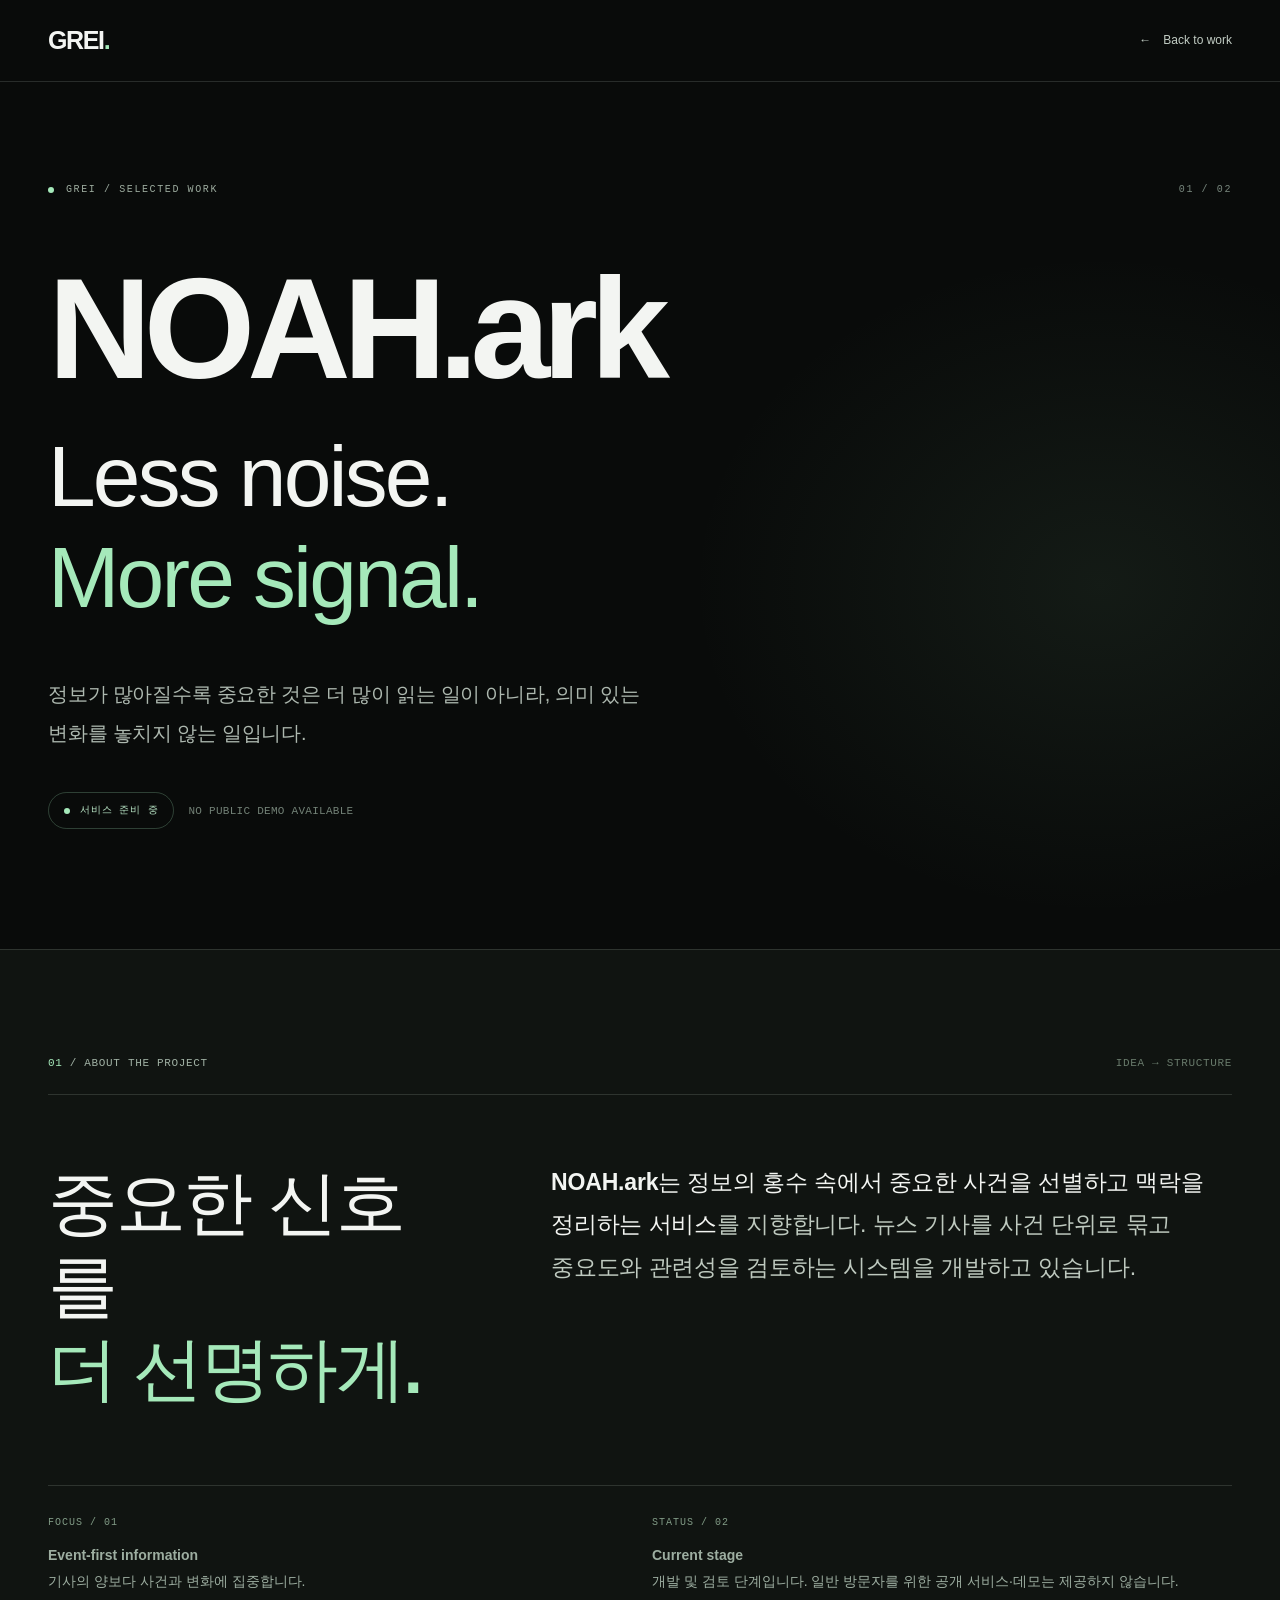
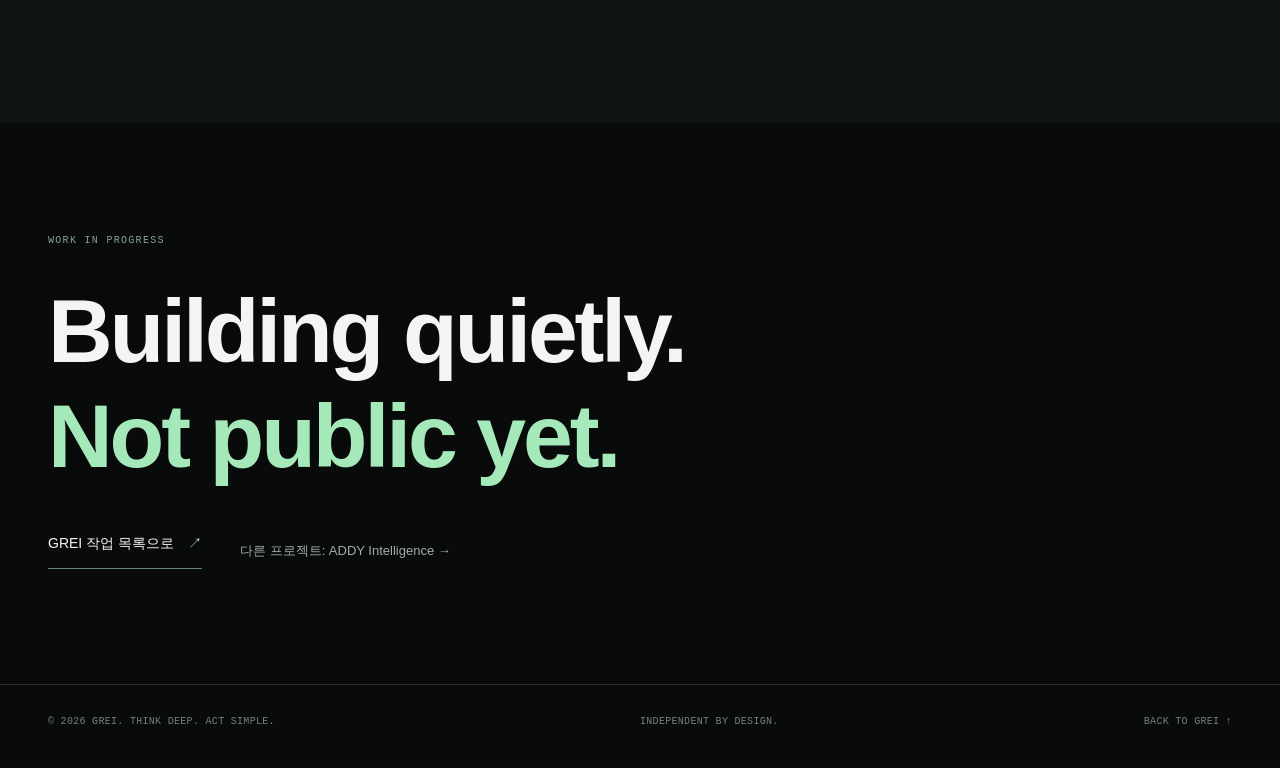
<file: projects/noah.html>
<!doctype html>
<html lang="ko">
<head>
<meta charset="utf-8">
<meta name="viewport" content="width=device-width,initial-scale=1">
<meta name="theme-color" content="#090b0a">
<meta name="description" content="NOAH.ark는 뉴스와 정보를 사건 중심으로 정리하여 중요한 변화를 드러내는 정보 도구를 준비하고 있습니다.">
<meta property="og:type" content="website">
<meta property="og:title" content="NOAH.ark — 서비스 준비 중 | GREI">
<meta property="og:description" content="NOAH.ark는 뉴스와 정보를 사건 중심으로 정리하여 중요한 변화를 드러내는 정보 도구를 준비하고 있습니다.">
<title>NOAH.ark — 서비스 준비 중 | GREI</title>
<link rel="stylesheet" href="../assets/project-v2.css">
</head>
<body>
<header class="site-header"><div class="wrap header-inner"><a class="brand" href="../index.html" aria-label="GREI 홈페이지">GREI<span>.</span></a><a class="back-top" href="../index.html#work"><span aria-hidden="true">←</span> Back to work</a></div></header>
<main>
<section class="hero" aria-labelledby="project-name"><div class="wrap hero-inner">
<div class="kicker"><span class="dot" aria-hidden="true"></span> GREI / SELECTED WORK <span class="project-number">01 / 02</span></div>
<h1 class="hero-title " id="project-name">NOAH.ark</h1>
<p class="hero-statement">Less noise.<span>More signal.</span></p>
<p class="hero-summary">정보가 많아질수록 중요한 것은 더 많이 읽는 일이 아니라, 의미 있는 변화를 놓치지 않는 일입니다.</p>
<div class="status-row"><span class="status"><span class="dot" aria-hidden="true"></span> 서비스 준비 중</span><span class="status-info">NO PUBLIC DEMO AVAILABLE</span></div>
</div></section>
<section class="details" aria-labelledby="details-title"><div class="wrap">
<div class="section-top"><span><b>01</b> / ABOUT THE PROJECT</span><span class="aside">IDEA → STRUCTURE</span></div>
<div class="details-grid"><h2 class="details-title" id="details-title">중요한 신호를<br><em>더 선명하게.</em></h2><p class="details-description"><strong>NOAH.ark는 정보의 홍수 속에서 중요한 사건을 선별하고 맥락을 정리하는 서비스</strong>를 지향합니다. 뉴스 기사를 사건 단위로 묶고 중요도와 관련성을 검토하는 시스템을 개발하고 있습니다.</p></div>
<div class="details-foot"><div><div class="details-mini">FOCUS / 01</div><p><strong>Event-first information</strong><br>기사의 양보다 사건과 변화에 집중합니다.</p></div><div><div class="details-mini">STATUS / 02</div><p><strong>Current stage</strong><br>개발 및 검토 단계입니다. 일반 방문자를 위한 공개 서비스·데모는 제공하지 않습니다.</p></div></div>
</div></section>
<section class="next" aria-labelledby="next-title"><div class="wrap"><div class="caption">WORK IN PROGRESS</div><h2 id="next-title">Building quietly.<br><span>Not public yet.</span></h2><div class="actions"><a class="action-link" href="../index.html#work">GREI 작업 목록으로 <span aria-hidden="true">↗</span></a><a class="plain-link" href="addy.html">다른 프로젝트: ADDY Intelligence →</a></div></div></section>
</main>
<footer class="site-footer"><div class="wrap footer-inner"><span>© 2026 GREI. THINK DEEP. ACT SIMPLE.</span><span>INDEPENDENT BY DESIGN.</span><a href="../index.html">BACK TO GREI ↑</a></div></footer>
</body></html>
</file>
<file: assets/project-v2.css>
:root{
  color-scheme:dark;
  --bg:#090b0a;--panel:#111512;--text:#f3f5f2;--muted:#adb8af;--quiet:#78877d;--line:rgba(215,233,218,.15);--green:#a5e9ba;
  --sans:-apple-system,BlinkMacSystemFont,"SF Pro Display","Segoe UI","Apple SD Gothic Neo","Noto Sans KR",sans-serif;
  --mono:ui-monospace,"SFMono-Regular","Cascadia Code","Segoe UI Mono",monospace;
  --page:calc(100% - 96px);
}
*,*::before,*::after{box-sizing:border-box}
html{scroll-behavior:smooth}
body{margin:0;background:var(--bg);color:var(--text);font:400 16px/1.7 var(--sans);-webkit-font-smoothing:antialiased;overflow-x:clip}
::selection{background:var(--green);color:#0b130d}
a{text-decoration:none;color:inherit}
a:focus-visible{outline:2px solid var(--green);outline-offset:5px}
.wrap{width:var(--page);max-width:1360px;margin-inline:auto}
.site-header{height:82px;border-bottom:1px solid var(--line);display:flex;align-items:center;background:rgba(9,11,10,.94);position:relative;z-index:2}
.header-inner{width:var(--page);max-width:1360px;margin-inline:auto;display:flex;align-items:center;justify-content:space-between;gap:20px}
.brand{font-size:25px;font-weight:790;line-height:1;letter-spacing:-.055em}
.brand span{color:var(--green)}
.back-top{display:inline-flex;align-items:center;gap:12px;font-size:12px;color:#c2cdc4;transition:color .2s}
.back-top:hover,.plain-link:hover{color:var(--green)}
.back-top .arrow{color:var(--green);font-size:18px}
.hero{min-height: min(810px, calc(100svh - 82px));display:flex;align-items:center;position:relative;overflow:hidden;isolation:isolate;padding:100px 0 120px}
.hero::before{content:"";position:absolute;z-index:-1;inset:0;background:radial-gradient(ellipse 42% 50% at 86% 58%,rgba(115,166,125,.1),transparent 76%);pointer-events:none}
.hero-inner{width:var(--page);max-width:1360px;margin-inline:auto}
.kicker{display:flex;align-items:center;gap:12px;font:500 10px/1.6 var(--mono);color:#9dac9f;letter-spacing:.16em}
.kicker .dot{height:6px;width:6px;background:var(--green);border-radius:50%;flex:0 0 auto}
.project-number{margin-left:auto;color:var(--quiet)}
.hero-title{font-size:clamp(76px,11.2vw,174px);letter-spacing:-.055em;font-weight:610;line-height:1.09;margin:52px 0 20px}
.hero-title-addy{font-size:clamp(70px,8vw,138px);letter-spacing:-.028em}
.hero-subbrand{margin:0 0 34px;color:var(--green);font:500 clamp(13px,1.4vw,18px)/1.5 var(--mono);letter-spacing:.17em}
.hero-statement{max-width:1100px;margin:0;font-size:clamp(43px,6.7vw,100px);font-weight:520;letter-spacing:-.033em;line-height:1.17}
.hero-statement span{color:var(--green);display:block}
.hero-summary{margin:48px 0 0;color:var(--muted);font-size:clamp(16px,1.55vw,21px);line-height:1.95;letter-spacing:-.012em;word-break:keep-all;max-width:650px}
.status-row{display:flex;gap:14px;align-items:center;flex-wrap:wrap;margin-top:40px}
.status{border:1px solid rgba(165,233,186,.24);padding:10px 15px;display:inline-flex;gap:10px;align-items:center;border-radius:100px;color:#bce9c9;font:10px/1.5 var(--mono);letter-spacing:.08em}
.status .dot{width:6px;height:6px;border-radius:50%;background:var(--green)}
.status-info{font:11px/1.5 var(--mono);letter-spacing:.025em;color:#738277}
.details{padding:105px 0 128px;border-top:1px solid var(--line);background:#101411}
.section-top{display:flex;justify-content:space-between;align-items:center;gap:18px;padding-bottom:22px;border-bottom:1px solid var(--line);font:11px/1.5 var(--mono);letter-spacing:.06em;color:#a1b2a5}
.section-top b{font-weight:450;color:var(--green)}
.section-top .aside{color:#687a6b}
.details-grid{display:grid;grid-template-columns:.85fr 1.4fr;gap:clamp(30px,7vw,130px);padding-top:66px}
.details-title{font-size:clamp(44px,5.5vw,76px);letter-spacing:-.033em;line-height:1.18;font-weight:570;margin:0}
.details-title em{color:var(--green);font-style:normal}
.details-description{font-size:clamp(17px,1.8vw,24px);line-height:1.85;letter-spacing:-.008em;color:#bec9bf;margin:0;max-width:680px;word-break:keep-all}
.details-description strong{color:var(--text);font-weight:550}
.details-foot{display:grid;grid-template-columns:1fr 1fr;gap:24px;border-top:1px solid var(--line);margin-top:75px;padding-top:28px}
.details-mini{font:10px/1.7 var(--mono);color:#819b86;letter-spacing:.1em}
.details-foot p{color:#9daea1;font-size:14px;margin:12px 0 0;line-height:1.85;word-break:keep-all}
.next{padding:110px 0 115px}
.next .caption{font:10px/1.6 var(--mono);letter-spacing:.13em;color:#87a38e}
.next h2{font-size:clamp(45px,7vw,100px);font-weight:560;letter-spacing:-.035em;line-height:1.17;margin:30px 0 44px}
.next h2 span{color:var(--green)}
.actions{display:flex;align-items:center;flex-wrap:wrap;gap:28px 38px}
.action-link{display:inline-flex;align-items:center;gap:14px;border-bottom:1px solid #66876f;padding:0 0 12px;font-size:14px;transition:color .2s}
.action-link:hover{color:var(--green)}
.action-link span{color:var(--green)}
.plain-link{font-size:13px;color:#a0afa4;transition:color .2s}
.site-footer{border-top:1px solid var(--line);padding:28px 0 38px}
.footer-inner{display:flex;justify-content:space-between;gap:20px;flex-wrap:wrap;font:10px/1.7 var(--mono);letter-spacing:.03em;color:#758178}
@media(max-width:900px){:root{--page:calc(100% - 64px)}.hero-title{font-size:clamp(64px,12vw,112px)}.hero-title-addy{font-size:clamp(64px,9vw,90px)}.hero-statement{font-size:clamp(44px,8vw,79px)}.details-grid{grid-template-columns:1fr;gap:30px}}
@media(max-width:700px){
 :root{--page:calc(100% - 42px)}
 .site-header{height:69px}
 .brand{font-size:23px}
 .back-top{font-size:11px}
 .hero{min-height:720px;min-height:min(770px,calc(100svh - 69px));padding:110px 0}
 .kicker{font-size:9px;letter-spacing:.07em}
 .hero-title{font-size:clamp(55px,13.8vw,87px);letter-spacing:-.035em;margin:42px 0 27px}
 .hero-title-addy{font-size:clamp(56px,15vw,78px);letter-spacing:-.025em;line-height:1.12}
 .hero-subbrand{font-size:13px;letter-spacing:.12em;margin:0 0 28px}
 .hero-statement{font-size:clamp(42px,10.3vw,69px);letter-spacing:-.015em;line-height:1.19}
 .hero-summary{font-size:16px;line-height:1.85;margin-top:35px;overflow-wrap:break-word}
 .status-row{margin-top:32px}
 .details{padding:85px 0 94px}
 .details-grid{padding-top:42px}
 .details-title{font-size:clamp(40px,10vw,60px)}
 .details-description{font-size:17px}
 .details-foot{grid-template-columns:1fr;gap:25px;margin-top:52px}
 .next{padding:90px 0}
 .next h2{font-size:clamp(42px,10vw,70px);letter-spacing:-.018em}
 .footer-inner{flex-direction:column;align-items:flex-start;gap:8px}
}
@media(max-width:370px){
 :root{--page:calc(100% - 40px)}
 .hero-title{font-size:clamp(51px,13.6vw,55px)}
 .hero-title-addy{font-size:clamp(52px,14vw,64px)}
 .hero-subbrand{font-size:12px}
 .hero-statement{font-size:clamp(38px,10vw,44px)}
 .kicker{font-size:8px}
 .project-number{display:none}
}
@media(prefers-reduced-motion:reduce){html{scroll-behavior:auto}}

/* v2 responsive integrity: safe gutters and predictable title wrapping */
html{overflow-x:clip}
.hero-title,.hero-statement{max-width:100%;overflow-wrap:normal}
@media(max-width:700px){.hero-title-addy{margin-bottom:14px}.hero-subbrand{margin-bottom:32px}}
</file>
